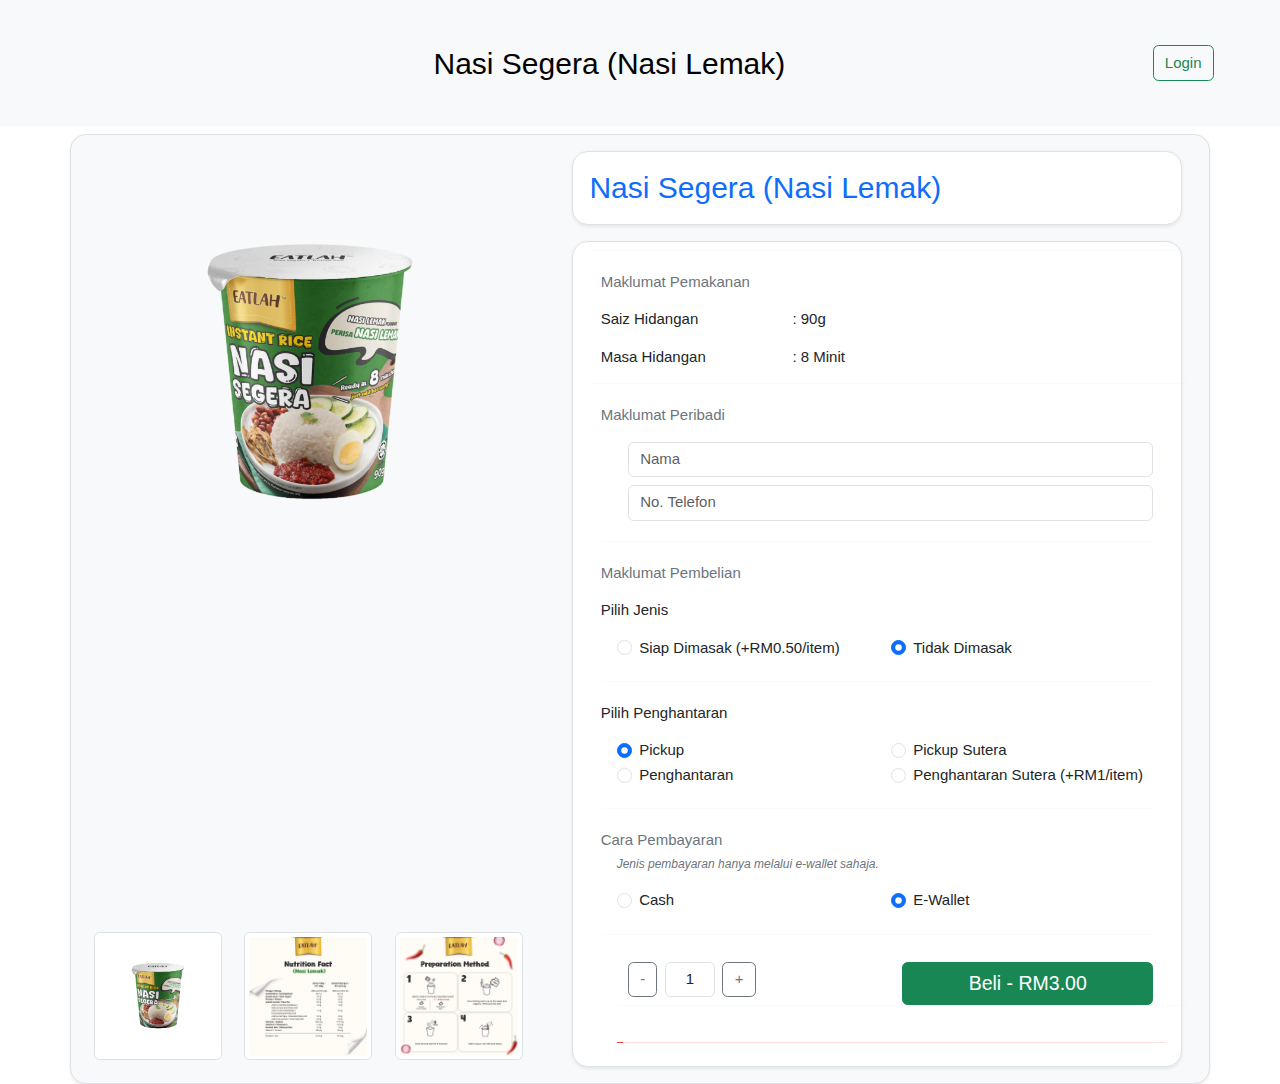
<file: item01.html>
<!DOCTYPE html>
<html lang="en">
<head>
    <meta charset="UTF-8">
    <meta name="viewport" content="width=device-width, initial-scale=1.0">
    <link href="https://cdn.jsdelivr.net/npm/bootstrap@5.3.0-alpha3/dist/css/bootstrap.min.css" rel="stylesheet">
    <link rel="stylesheet" href="https://www.w3schools.com/w3css/4/w3.css">
    <link href="https://fonts.cdnfonts.com/css/product-sans" rel="stylesheet">
    
    <title>E-commerce Platform</title>

    <header>
        <nav class="navbar navbar-expand-lg navbar-light bg-light sticky-top" style="height: 14vh; position: sticky; top: 0; z-index: 1020;">
            <div class="container-fluid" style="width: 130vh;">
                <a class="navbar-brand mx-auto" style="font-size: 2rem;" href="#">Nasi Segera (Nasi Lemak)</a>
                <btn class="btn btn-outline-success" type="button">Login</btn>
            </div>
        </nav>
    </header>

</head>
<body>
    <div class="container mt-2" style="width: 140vh">
        <div class="row border w3-round-xlarge bg-light shadow-sm">
            <div class="col-md-5 d-flex flex-column align-items-center">
                <img id="productImage" src="sources/nasilemak.png" class="card-img-top enlarge-image mb-auto w3-padding" alt="Product Image" style="width: 110%; height: auto;">
                <div class="row mt-3 w-100">
                    <div class="col">
                        <img src="sources/nasilemak.png" class="img-thumbnail w-60" width="130" onclick="changeImage('sources/nasilemak.png')" alt="Image 1">
                    </div>
                    <div class="col">
                        <img src="sources/nutrisinasilemak.webp" class="img-thumbnail w-60" width="130" onclick="changeImage('sources/nutrisinasilemak.webp')" alt="Image 2">
                    </div>
                    <div class="col">
                        <img src="sources/caramemasak.webp" class="img-thumbnail w-60" width="130" onclick="changeImage('sources/caramemasak.webp')" alt="Image 2">
                    </div>
                    <script>
                        function changeImage(imageSrc) {
                            document.getElementById('productImage').src = imageSrc;
                        }
                    </script>
                </div><br>
            </div>
            <div class="col-md-7">
                <div class="border w3-margin w3-padding w3-round-xlarge bg-white shadow-sm">
                    <h2 class="text-primary">Nasi Segera (Nasi Lemak)</h2>
                </div>
                <div class="border w3-margin w3-padding w3-round-xlarge row bg-white shadow-sm"><hr>
                    <p class="text-secondary">Maklumat Pemakanan</p>
                    <div class="col-md-4">
                        <p>Saiz Hidangan</p>
                        <p>Masa Hidangan</p>
                    </div>
                    <div class="col-md-8">
                        <p>: 90g</p>
                        <p>: 8 Minit</p>
                    </div>
                    <hr>
                    <form id="orderForm">
                        <input type="text" id="productName" value="Nasi Segera (Nasi Lemak)" hidden>
                        <input type="text" id="productPrice" value="3" hidden>
                        <p class="text-secondary">Maklumat Peribadi</p>
                        <div class="row w3-margin-left mb-3">
                            <div class="col-12 mb-2">
                                <input type="text" class="form-control" id="customerName" placeholder="Nama" required>
                            </div>
                            <div class="col-12">
                                <input type="tel" class="form-control" id="phoneNumber" placeholder="No. Telefon" required>
                            </div>
                        </div>
                        <hr>
                        <p class="text-secondary">Maklumat Pembelian</p>
                        <p>Pilih Jenis</p>
                        <div class="row w3-margin-left">
                            <div class="col-md-6 form-check">
                                <input class="form-check-input" type="radio" name="cook" id="cook" value="cook" onclick="updateBuyButton()">
                                <label class="form-check-label" for="cook"> Siap Dimasak (+RM0.50/item)</label>
                            </div>
                            <div class="col-md-6 form-check">
                                <input class="form-check-input" type="radio" name="cook" id="cook" value="notcook" checked onclick="updateBuyButton()">
                                <label class="form-check-label" for="notcook"> Tidak Dimasak</label>
                            </div>
                        </div>
                        <hr>
                        <p>Pilih Penghantaran</p>
                        <div class="row w3-margin-left">
                            <div class="col-md-6 form-check">
                                <input class="form-check-input" type="radio" name="delivery" id="pickup" value="pickup" onclick="updateBuyButton(); toggleRoomNumber()" checked>
                                <label class="form-check-label" for="pickup"> Pickup</label>
                            </div>
                            <div class="col-md-6 form-check">
                                <input class="form-check-input" type="radio" name="delivery" id="pickup" value="pickup_sutera" onclick="updateBuyButton(); toggleRoomNumber()">
                                <label class="form-check-label" for="pickup_sutera"> Pickup Sutera</label>
                            </div>
                            <div class="col-md-6 form-check">
                                <input class="form-check-input" type="radio" name="delivery" id="pickup" value="delivery" onclick="updateBuyButton(); toggleRoomNumber()">
                                <label class="form-check-label" for="delivery"> Penghantaran</label>
                            </div>
                            <div class="col-md-6 form-check">
                                <input class="form-check-input" type="radio" name="delivery" id="pickup" value="delivery_sutera" onclick="updateBuyButton(); toggleRoomNumber()">
                                <label class="form-check-label" for="delivery_sutera"> Penghantaran Sutera (+RM1/item)</label>
                            </div>
                            <div id="roomNumberDiv" class="col-12 mt-2" style="display: none;">
                                <input type="text" class="form-control" id="roomNumber" style="width: 150px;" placeholder="Room Number">
                            </div>
                        </div>
                        
                        <hr>
                        <p class="text-secondary">Cara Pembayaran<br><small class="w3-margin-left"><i>Jenis pembayaran hanya melalui e-wallet sahaja.</i></small></p>
                        <div class="row w3-margin-left">
                            <div class="col-md-6 form-check">
                                <input class="form-check-input" type="radio" name="payment" id="payment" value="cash" onclick="updateBuyButton()">
                                <label class="form-check-label" for="cash"> Cash</label>
                            </div>
                            <div class="col-md-6 form-check">
                                <input class="form-check-input" type="radio" name="payment" id="payment" value="e_wallet" onclick="updateBuyButton()" checked>
                                <label class="form-check-label" for="e_wallet"> E-Wallet</label>
                            </div>
                        </div>
                        <hr>
                        <div class="row w3-margin-left mt-auto">
                            <div class="col-md-6 d-flex align-items-center">
                                <button class="btn btn-outline-secondary" type="button" onclick="decreaseQuantity()">-</button>
                                <input type="text" id="quantity" value="1" class="form-control text-center mx-2" style="width: 50px;" readonly>
                                <button class="btn btn-outline-secondary" type="button" onclick="increaseQuantity()">+</button>
                            </div>
                            <div class="col-md-6 mt-2">
                                <button class="btn btn-success w-100" style="font-size: 1.3rem;" type="submit" id="buyButton">Beli - RM3</button>
                            </div><hr><div class="w3-panel w3-pale-red w3-leftbar w3-border-red" id="message"></div>
                        </div>
                    </form>
                    
                    <script>
                        //quantity 
                        const pricePerItem = 3;

                        function updateBuyButton() {
                            var quantity = document.getElementById('quantity').value;
                            var cookType = document.querySelector('input[name="cook"]:checked').value;
                            var deliveryType = document.querySelector('input[name="delivery"]:checked').value;
                            message.innerHTML = document.getElementById('phoneNumber').value;
                            var additionalCost = 0;
                            if (cookType === 'cook') {
                                additionalCost += 0.5;
                            }
                            if (deliveryType === 'delivery_sutera') {
                                additionalCost += 1;
                            }

                            var totalPrice = (parseFloat(pricePerItem) + additionalCost) * quantity;
                            var buyButton = document.getElementById('buyButton');
                            buyButton.innerHTML = `Beli - RM${totalPrice.toFixed(2)}`;
                        }

                        function increaseQuantity() {
                            var quantity = document.getElementById('quantity');
                            quantity.value = parseInt(quantity.value) + 1;
                            updateBuyButton();
                        }

                        function decreaseQuantity() {
                            var quantity = document.getElementById('quantity');
                            if (quantity.value > 1) {
                                quantity.value = parseInt(quantity.value) - 1;
                                updateBuyButton();
                            }
                        }

                        // Initialize the button text on page load
                        updateBuyButton();

                        function toggleRoomNumber() {
                                var deliveryType = document.querySelector('input[name="delivery"]:checked').value;
                                var roomNumberDiv = document.getElementById('roomNumberDiv');
                                if (deliveryType === 'delivery' || deliveryType === 'delivery_sutera') {
                                    roomNumberDiv.style.display = 'block';
                                } else {
                                    roomNumberDiv.style.display = 'none';
                                }
                            }
                        
                    </script>
                </div>
            </div>
        </div>
    </div>
    <script src="js/script.js"></script>
</body>
</html>
</file>
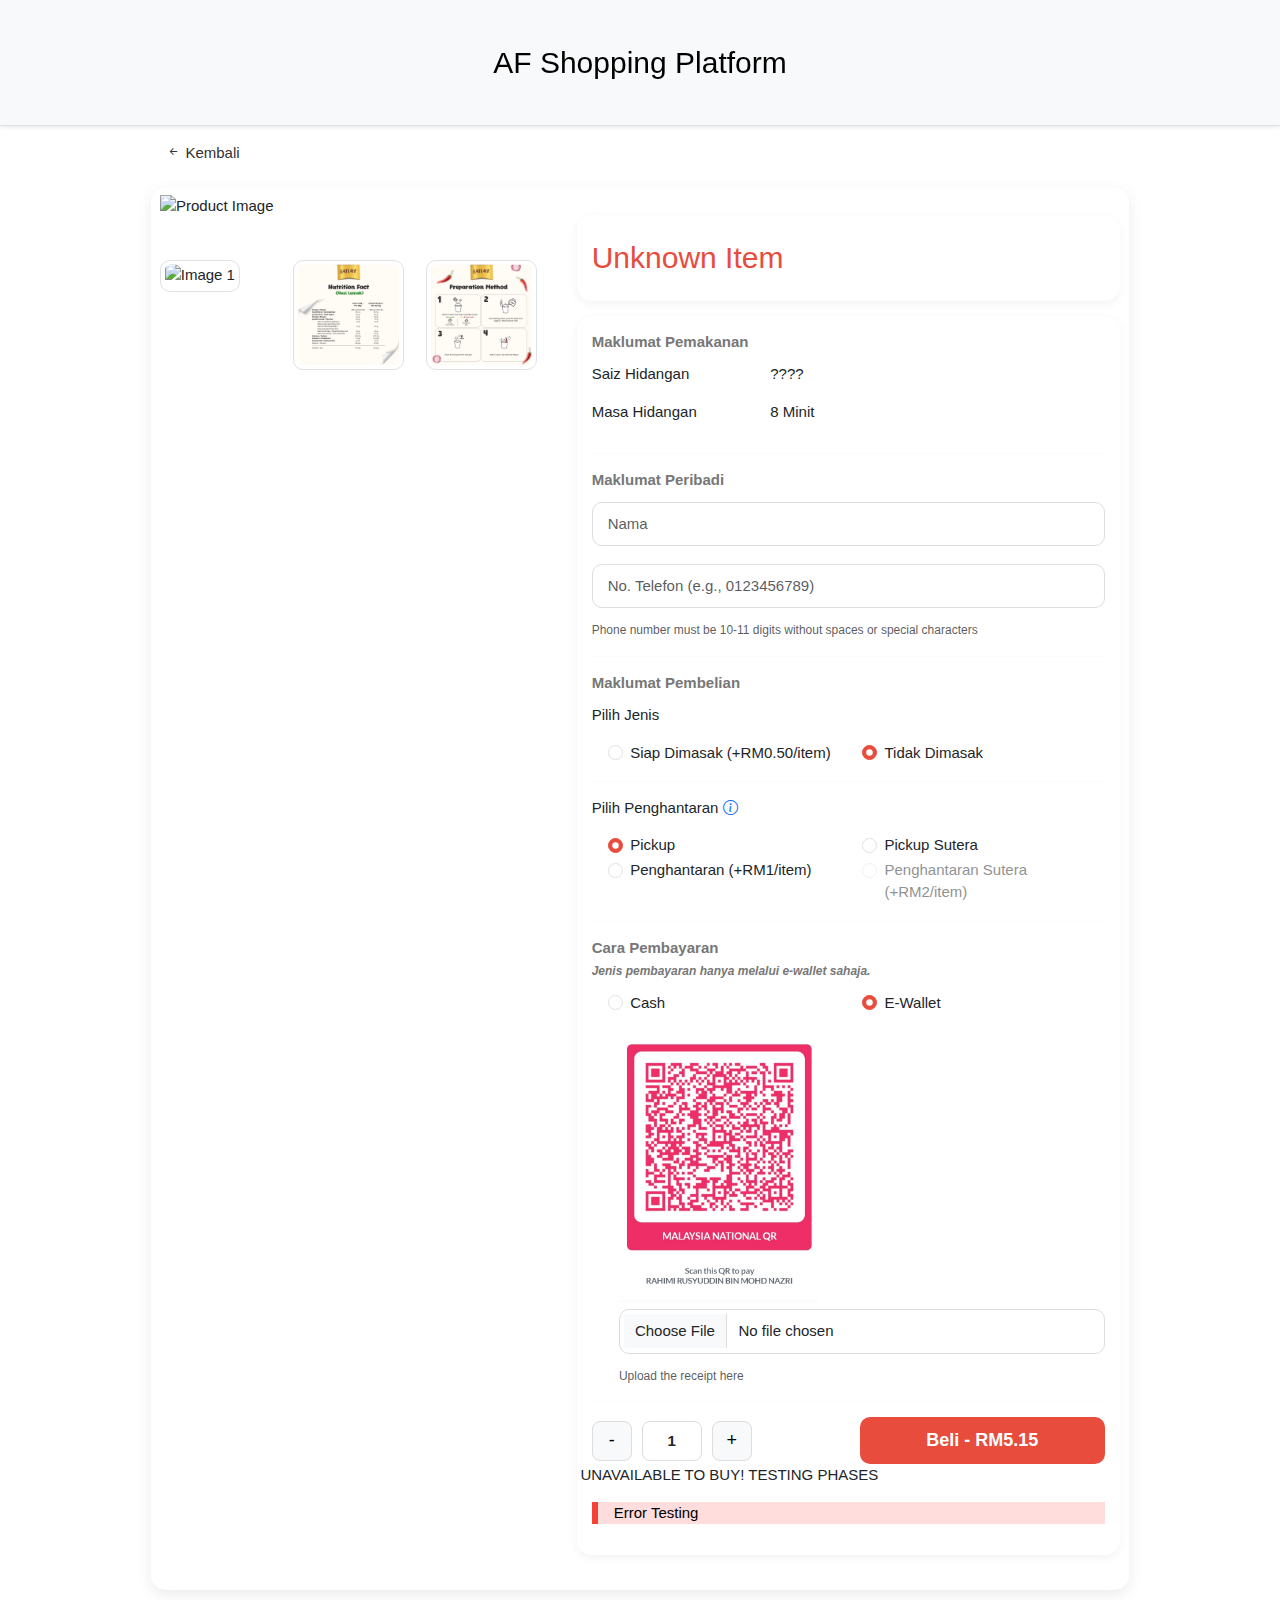
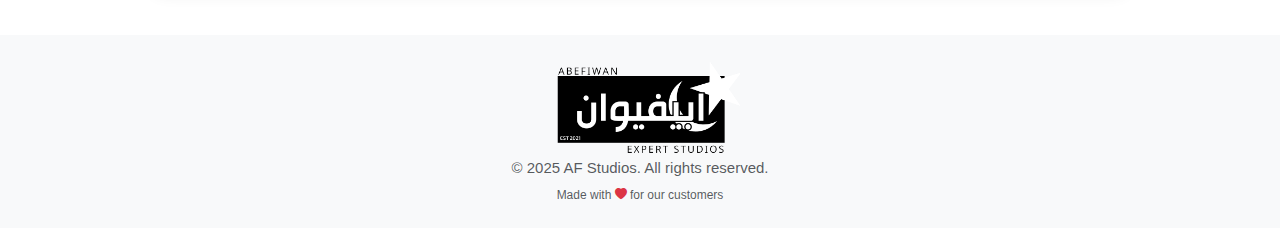
<file: items.html>
<!DOCTYPE html>
<html lang="en">
<head>
    <meta charset="UTF-8">
    <meta name="viewport" content="width=device-width, initial-scale=1.0">
    <link href="https://cdn.jsdelivr.net/npm/bootstrap@5.3.0-alpha3/dist/css/bootstrap.min.css" rel="stylesheet">
    <link rel="stylesheet" href="https://www.w3schools.com/w3css/4/w3.css">
    <link rel="stylesheet" href="https://cdn.jsdelivr.net/npm/bootstrap-icons@1.11.3/font/bootstrap-icons.min.css">
    <link href="https://fonts.cdnfonts.com/css/product-sans" rel="stylesheet">
    <link rel="stylesheet" href="css/items.css" />
    
    <title>AF Platform</title>
   

    <header>
        <nav class="navbar navbar-expand-lg navbar-light bg-light sticky-top shadow-sm" style="height: 14vh; position: sticky; top: 0; z-index: 998; border-bottom: 1px solid #dee2e6;">
            <div class="container-fluid" style="width: 130vh;">
                <a class="navbar-brand mx-auto" style="font-size: 2rem;" href="index.html">AF Shopping Platform</a>
            </div>
        </nav>
    </header>


</head>
<body>
   

    
    <div class="container mt-2" style="max-width: 1000px;">
        <a href="index.html" class="back-button-top-left">
            <i class="bi bi-arrow-left-short" style="font-size: 1rem;"></i> Kembali
        </a>
        
        <div class="main-container">
            <div class="row mt-2">
                <div class="col-md-5 product-image-container">
                    <img id="productImage" class="enlarge-image" alt="Product Image">
                    <div class="thumbnail-container row mt-4">
                        <div class="col">
                            <img id="smallimage" class="img-thumbnail" width="130" onclick="changeImage('back')" alt="Image 1">
                        </div>
                        <div class="col">
                            <img src="sources/nutrisinasilemak.webp" class="img-thumbnail" width="130" onclick="changeImage('sources/nutrisinasilemak.webp')" alt="Image 2">
                        </div>
                        <div class="col">
                            <img src="sources/caramemasak.webp" class="img-thumbnail" width="130" onclick="changeImage('sources/caramemasak.webp')" alt="Image 3">
                        </div>
                    </div>
                </div>
                
                <div class="col-md-7 product-details-container">
                    <div class="product-title">
                        <h2 id="main-name">Unknown Item</h2>
                    </div>
                    
                    <div class="details-section">
                        <p class="section-title">Maklumat Pemakanan</p>
                        <div class="row">
                            <div class="col-md-4">
                                <p>Saiz Hidangan</p>
                                <p>Masa Hidangan</p>
                            </div>
                            <div class="col-md-8">
                                <p id="weight"> ???? </p>
                                <p>8 Minit</p>
                            </div>
                        </div>
                        
                        <hr>
                        
                        <form id="orderForm">
                            <input type="text" id="productName" hidden>
                            <input type="text" id="productPrice" hidden>
                            
                            <p class="section-title">Maklumat Peribadi</p>
                            <div class="row mb-3">
                                <div class="col-12 mb-2">
                                    <input type="text" class="form-control" id="customerName" placeholder="Nama" required>
                                </div>
                                <div class="col-12">
                                    <input type="tel" class="form-control" id="phoneNumber" 
                                           pattern="[0-9]{10,11}" 
                                           title="Please enter a valid phone number (10-11 digits)"
                                           placeholder="No. Telefon (e.g., 0123456789)" 
                                           maxlength="11"
                                           oninput="this.value = this.value.replace(/[^0-9]/g, '')"
                                           required>
                                    <small class="text-muted">Phone number must be 10-11 digits without spaces or special characters</small>
                                </div>
                            </div>
                            
                            <hr>
                            
                            <p class="section-title">Maklumat Pembelian</p>
                            <p>Pilih Jenis</p>
                            <div class="row mb-3 w3-margin-left">
                                <div class="col-md-6 form-check">
                                    <input class="form-check-input" type="radio" name="cook" id="cookYes" value="cook" onclick="updateBuyButton()">
                                    <label class="form-check-label" for="cookYes"> Siap Dimasak (+RM0.50/item)</label>
                                </div>
                                <div class="col-md-6 form-check">
                                    <input class="form-check-input" type="radio" name="cook" id="cookNo" value="notcook" checked onclick="updateBuyButton()">
                                    <label class="form-check-label" for="cookNo"> Tidak Dimasak</label>
                                </div>
                            </div>
                            
                            <hr>
                            
                            <p>Pilih Penghantaran <i class="bi bi-info-circle text-primary" 
                               data-bs-toggle="tooltip" 
                               data-bs-placement="right"
                               title="Pickup Standard: K204 | Pickup Sutera: Depan Pejabat Kolej"></i></p>
                            <div class="row mb-3 w3-margin-left">
                                <div class="col-md-6 form-check">
                                    <input class="form-check-input" type="radio" name="delivery" id="pickupStandard" value="pickup" onclick="updateBuyButton(); toggleRoomNumber()" checked>
                                    <label class="form-check-label" for="pickupStandard"> Pickup</label>
                                </div>
                                <div class="col-md-6 form-check">
                                    <input class="form-check-input" type="radio" name="delivery" id="pickupSutera" value="pickup_sutera" onclick="updateBuyButton(); toggleRoomNumber()">
                                    <label class="form-check-label" for="pickupSutera"> Pickup Sutera</label>
                                </div>
                                <div class="col-md-6 form-check">
                                    <input class="form-check-input" type="radio" name="delivery" id="deliveryStandard" value="delivery" onclick="updateBuyButton(); toggleRoomNumber()">
                                    <label class="form-check-label" for="deliveryStandard"> Penghantaran (+RM1/item)</label>
                                </div>
                                <div class="col-md-6 form-check">
                                    <input class="form-check-input" type="radio" name="delivery" id="deliverySutera" value="delivery_sutera" onclick="updateBuyButton(); toggleRoomNumber()" disabled>
                                    <label class="form-check-label" for="deliverySutera"> Penghantaran Sutera (+RM2/item)</label>
                                </div>
                                <div id="roomNumberDiv" class="col-12 mt-2" style="display: none;">
                                    <div class="input-group" style="height: 38px;">
                                        <span class="input-group-text h-100">Kasa</span>
                                        <input type="text" class="form-control h-100" id="roomNumber" placeholder="Room Number">
                                    </div>
                                </div>
                            </div>
                            
                            <hr>
                            
                            <p class="section-title">Cara Pembayaran<br><small><i>Jenis pembayaran hanya melalui e-wallet sahaja.</i></small></p>
                            <div class="row mb-3 w3-margin-left">
                                <div class="col-md-6 form-check">
                                    <input class="form-check-input" type="radio" name="payment" id="paymentCash" value="cash" onclick="togglePaymentOptions()">
                                    <label class="form-check-label" for="paymentCash"> Cash</label>
                                </div>
                                <div class="col-md-6 form-check">
                                    <input class="form-check-input" type="radio" name="payment" id="paymentEWallet" value="e_wallet" onclick="togglePaymentOptions()" checked>
                                    <label class="form-check-label" for="paymentEWallet"> E-Wallet</label>
                                </div>
                                <div id="eWalletOptions" class="col-12 mt-3">
                                    <img src="sources/QRCode.jpg" alt="QR Code" style="width:200px;">
                                    <input type="file" class="form-control mt-2" id="paymentProof" accept="image/*" required>
                                    <small class="text-muted">Upload the receipt here</small>

                                </div>
                            </div>

                            <hr>
                            
                            <div class="row">
                                <div class="col-md-6 quantity-control">
                                    <button class="quantity-btn" type="button" onclick="decreaseQuantity()">-</button>
                                    <input type="text" id="quantity" value="1" class="form-control text-center" readonly>
                                    <button class="quantity-btn" type="button" onclick="increaseQuantity()">+</button>
                                </div>
                                <div class="col-md-6">
                                    <button class="buy-btn" type="submit" id="buyButton1" disable>Beli - RM5.15</button>
                                </div>UNAVAILABLE TO BUY! TESTING PHASES
                            </div>
                            
                            <div class="w3-panel w3-pale-red w3-leftbar w3-border-red mt-3" id="message" style="">Error Testing</div>
                        </form>
                    </div>
                </div>
            </div>
        </div>
    </div>
                
                
    <script src="js/script.js"></script>
</body>
<footer class="mt-5">
    <div class="container-fluid bg-light py-4">
        <div class="container">
            <div class="row">
                <div class="col-12 text-center">
                    <img src="sources/ابيفيوان.png" alt="" style="width:200px">
                    <p class="text-muted mb-1">© 2025 AF Studios. All rights reserved.</p>
                    <small class="text-muted">Made with <i class="bi bi-heart-fill text-danger"></i> for our customers</small>
                </div>
            </div>  
        </div>
    </div>
</footer>
</html>
</file>
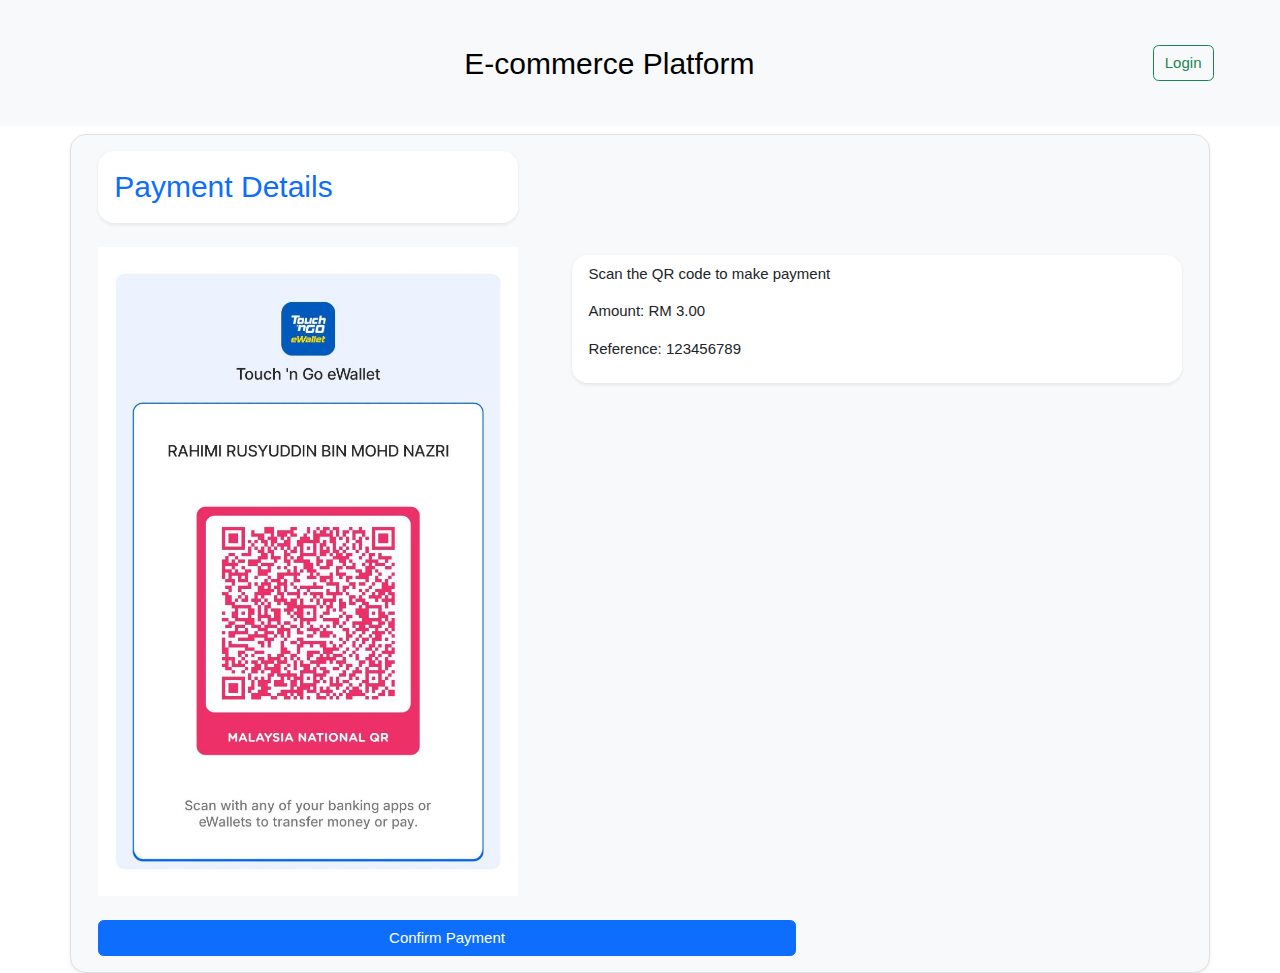
<file: payment.html>
<!DOCTYPE html>
<html lang="en">
<head>
    <meta charset="UTF-8">
    <meta name="viewport" content="width=device-width, initial-scale=1.0">
    <link href="https://cdn.jsdelivr.net/npm/bootstrap@5.3.0-alpha3/dist/css/bootstrap.min.css" rel="stylesheet">
    <link rel="stylesheet" href="https://www.w3schools.com/w3css/4/w3.css">
    <link href="https://fonts.cdnfonts.com/css/product-sans" rel="stylesheet">
    
    <title>E-commerce Platform</title>

    <header>
        <nav class="navbar navbar-expand-lg navbar-light bg-light sticky-top" style="height: 14vh; position: sticky; top: 0; z-index: 1020;">
            <div class="container-fluid" style="width: 130vh;">
                <a class="navbar-brand mx-auto" style="font-size: 2rem;" href="#">E-commerce Platform</a>
                <btn class="btn btn-outline-success" type="button">Login</btn>
            </div>
        </nav>
    </header>

    <style>
        button{
            width: 100%;
        }
    </style>
</head>
<body>
    <div class="container mt-2" style="width: 140vh">
        <div class="row border w3-round-xlarge bg-light shadow-sm">
            <div class="col-md-5 d-flex flex-column">
                <div class="w3-margin w3-padding w3-round-xlarge bg-white shadow-sm">
                    <h2 class="text-primary">Payment Details</h2>
                </div>
            </div><span class="col-md-7"></span>
            <div class="col-md-5 d-flex flex-column align-items-center">
                <img id="productImage" src="sources/qr.jpg" class="card-img-top enlarge-image mb-auto w3-padding" alt="Product Image" >
            </div>
            <div class="col-md-7 d-flex flex-column">   
                <div class="w3-margin w3-padding w3-round-xlarge bg-white shadow-sm">
                    <p>Scan the QR code to make payment</p>
                    <p>Amount: RM 3.00</p>
                    <p>Reference: 123456789</p>
                </div>
            </div>
            <div class="w3-margin col-md-12 d-flex justify-content-center mt-3" style="width:  80vh;">
                <button class="btn btn-primary">Confirm Payment</button>
            </div>
        </div>       
    </div>
</body>
</html>
</file>
<file: css/items.css>
* {
    margin: 0;
    padding: 0;
    box-sizing: border-box;
    font-family: 'Arial', sans-serif;
}


.back-button-top-left {
    background-color: white;
    color: #333;
    padding: 8px 15px;
    margin-bottom: 15px;
    display: inline-block;
    text-decoration: none;
    transition: all 0.3s ease;
}

.back-button-top-left:hover {
    background-color: #e74c3c;
    color: white;
    transform: translateX(-5px);
}

.main-container {
    background-color: white;
    border-radius: 15px;
    overflow: hidden;
    box-shadow: 0 5px 15px rgba(0, 0, 0, 0.08);
    transition: transform 0.3s ease;
}

.main-container:hover {
    transform: translateY(-5px);
    box-shadow: 0 10px 25px rgba(0, 0, 0, 0.12);
}

.product-image-container {
    position: relative;
    overflow: hidden;
    padding: 20px;
}

.enlarge-image {
    transform-origin: center;
    transition: transform 0.3s ease;
    width: 100%;
    height: auto;
    margin-top: -40px;
}

.enlarge-image:hover {
    transform: scale(1.05);
}

.thumbnail-container {
    margin-top: 15px;
    display: flex;
    justify-content: space-between;
}

.img-thumbnail {
    cursor: pointer;
    transition: all 0.3s ease;
    border-radius: 10px;
}

.img-thumbnail:hover {
    transform: scale(1.1);
    border-color: #e74c3c;
}

.product-details-container {
    padding: 20px;
}

.product-title {
    background-color: white;
    padding: 15px;
    border-radius: 15px;
    margin-bottom: 15px;
    font-weight: bold;
    color: #e74c3c;
    box-shadow: 0 3px 10px rgba(0, 0, 0, 0.05);
    transition: transform 0.3s ease;
}

.product-title:hover {
    transform: translateY(-3px);
}

.details-section {
    background-color: white;
    padding: 15px;
    border-radius: 15px;
    margin-bottom: 15px;
    box-shadow: 0 3px 10px rgba(0, 0, 0, 0.05);
}

.section-title {
    color: #777;
    font-weight: 600;
    margin-bottom: 10px;
}

.form-control {
    border-radius: 10px;
    padding: 10px 15px;
    margin-bottom: 10px;
    border: 1px solid #ddd;
    transition: all 0.3s ease;
}

.form-control:focus {
    border-color: #e74c3c;
    box-shadow: 0 0 0 0.2rem rgba(231, 76, 60, 0.25);
}

.form-check-input {
    cursor: pointer;
}

.form-check-input:checked {
    background-color: #e74c3c;
    border-color: #e74c3c;
}

.quantity-control {
    display: flex;
    align-items: center;
}

.quantity-btn {
    background-color: #f8f9fa;
    border: 1px solid #ddd;
    width: 40px;
    height: 40px;
    display: flex;
    align-items: center;
    justify-content: center;
    font-size: 18px;
    cursor: pointer;
    transition: all 0.3s ease;
    border-radius: 8px;
}

.quantity-btn:hover {
    background-color: #e74c3c;
    color: white;
}

#quantity {
    width: 60px;
    height: 40px;
    text-align: center;
    border: 1px solid #ddd;
    border-radius: 8px;
    margin: 0 10px;
    font-weight: bold;
}

.buy-btn {
    background-color: #e74c3c;
    color: white;
    border: none;
    padding: 10px 20px;
    border-radius: 10px;
    font-size: 18px;
    cursor: pointer;
    transition: all 0.3s ease;
    width: 100%;
    font-weight: bold;
}

.buy-btn:hover {
    background-color: #c0392b;
    transform: translateY(-3px);
    box-shadow: 0 5px 15px rgba(0, 0, 0, 0.1);
}

hr {
    border-top: 1px solid #eee;
    margin: 15px 0;
}
/* Popup styles */
.success-popup {
    position: fixed;
    top: 0;
    left: 0;
    width: 100%;
    height: 100%;
    background-color: rgba(0, 0, 0, 0.5);
    display: flex;
    justify-content: center;
    align-items: center;
    z-index: 1000;
}

.popup-content {
    background-color: white;
    padding: 20px;
    border-radius: 10px;
    text-align: center;
    box-shadow: 0 4px 8px rgba(0, 0, 0, 0.2);
}

/* Confetti styles */
.confetti-container {
    position: fixed;
    top: 0;
    left: 0;
    width: 100%;
    height: 100%;
    overflow: hidden;
    z-index: 1001;
    pointer-events: none;
}

.confetti {
    position: absolute;
    width: 10px;
    height: 10px;
    background-color: #f00;
    top: -10px;
    animation: fall linear forwards;
}

@keyframes fall {
to {
    transform: translateY(100vh) rotate(720deg);
    opacity: 0;
}
}
</file>
